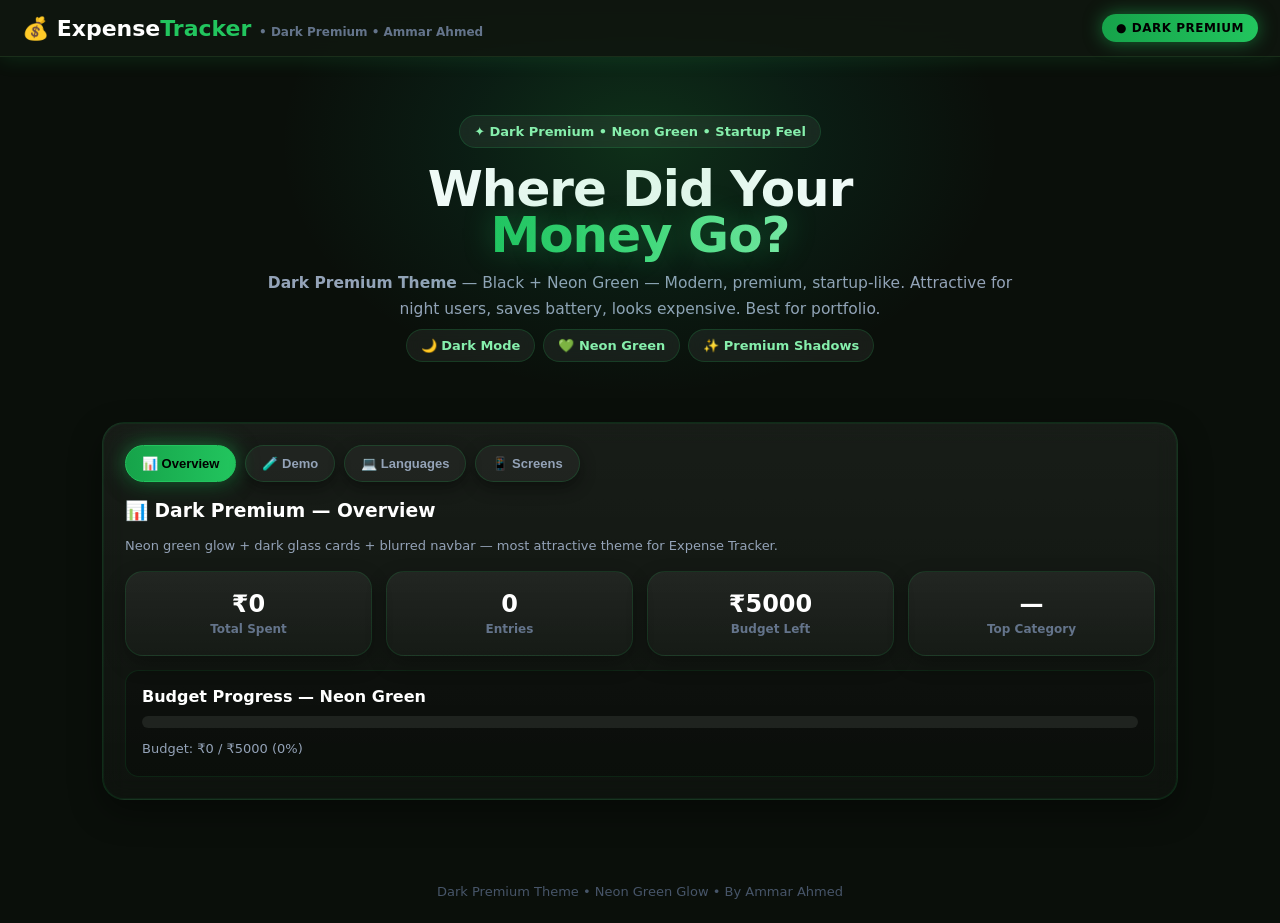
<file: index.html>
<!DOCTYPE html>
<html lang="en">
<head>
<meta charset="utf-8">
<meta name="viewport" content="width=device-width,initial-scale=1">
<title>Expense Tracker - Dark Premium | Ammar Ahmed</title>
<style>
*{box-sizing:border-box}body{margin:0;font-family:Inter,system-ui,Segoe UI,Roboto,Arial;background:#0A0F0A;color:#E2E8F0;overflow-x:hidden}
.topnav{display:flex;justify-content:space-between;align-items:center;padding:14px 22px;background:rgba(15,23,15,.88);backdrop-filter:blur(16px);position:sticky;top:0;box-shadow:0 2px 20px rgba(34,197,94,.14);z-index:10;border-bottom:1px solid #1A2E1A}
.logo{font-weight:900;font-size:22px;color:#fff}.logo span{color:#22C55E}.live{background:linear-gradient(90deg,#16A34A,#22C55E);color:#000;padding:7px 14px;border-radius:999px;font-size:12px;font-weight:900;letter-spacing:.5px;box-shadow:0 0 18px rgba(34,197,94,.5)}
.hero{max-width:1120px;margin:0 auto;padding:52px 22px 20px;text-align:center;position:relative}
.hero:before{content:'';position:absolute;top:-20px;left:50%;transform:translateX(-50%);width:800px;height:420px;background:radial-gradient(45% 60% at 50% 25%,rgba(34,197,94,.18),rgba(16,185,129,.08),rgba(0,0,0,0));pointer-events:none}
.hero h1{font-size:50px;line-height:.92;margin:12px 0;font-weight:900;letter-spacing:-1px;color:#fff}.hero h1 span{background:linear-gradient(90deg,#22C55E,#4ADE80,#86EFAC);-webkit-background-clip:text;background-clip:text;color:transparent;text-shadow:0 0 30px rgba(34,197,94,.35)}
.hero p{color:#94A3B8;max-width:760px;margin:0 auto;line-height:1.7;font-size:15.5px}
.pill{display:inline-block;background:rgba(255,255,255,.06);border:1px solid rgba(34,197,94,.18);padding:8px 14px;border-radius:999px;margin:6px 4px;font-size:13px;font-weight:700;color:#86EFAC;backdrop-filter:blur(8px)}
.wrap{max-width:1120px;margin:0 auto;padding:18px 22px 44px}
.card{background:linear-gradient(180deg,rgba(255,255,255,.06),rgba(255,255,255,.02));border:1px solid rgba(34,197,94,.14);border-radius:22px;padding:22px;margin:16px 0;box-shadow:0 12px 32px rgba(0,0,0,.4),0 0 0 1px rgba(34,197,94,.08) inset;backdrop-filter:blur(12px)}
.tabs{display:flex;flex-wrap:wrap;gap:9px;margin-bottom:18px}
.tab{border:1px solid rgba(34,197,94,.18);background:rgba(255,255,255,.04);padding:10px 16px;border-radius:999px;cursor:pointer;font-weight:800;font-size:13px;transition:.25s;color:#94A3B8}.tab:hover{transform:translateY(-1px);box-shadow:0 0 18px rgba(34,197,94,.18);color:#fff}.tab.active{background:linear-gradient(90deg,#16A34A,#22C55E);color:#000;border-color:#22C55E;box-shadow:0 0 22px rgba(34,197,94,.5),0 8px 20px rgba(0,0,0,.3)}
.stats{display:grid;grid-template-columns:repeat(4,1fr);gap:14px}
.stat{background:linear-gradient(180deg,rgba(255,255,255,.06),rgba(255,255,255,.02));border:1px solid rgba(34,197,94,.14);border-radius:18px;padding:18px;text-align:center;box-shadow:0 8px 20px rgba(0,0,0,.3);transition:.25s}.stat:hover{transform:translateY(-3px);box-shadow:0 0 20px rgba(34,197,94,.18)}.stat b{font-size:24px;display:block;color:#fff}.stat span{font-size:12px;color:#64748B;font-weight:600}
.grid{display:grid;grid-template-columns:1fr 1fr;gap:16px}
.feat{background:linear-gradient(180deg,rgba(255,255,255,.05),rgba(255,255,255,.02));border:1px solid rgba(255,255,255,.06);border-radius:16px;padding:18px;transition:.25s}.feat:hover{transform:translateY(-2px);border-color:rgba(34,197,94,.22);box-shadow:0 0 18px rgba(34,197,94,.12)}.feat b{font-size:15px;color:#fff}.feat p{font-size:13.5px;color:#94A3B8;line-height:1.6;margin:7px 0 0}
.controls{display:flex;flex-wrap:wrap;gap:10px;align-items:center;margin:12px 0}
input,select{padding:11px 13px;border:1px solid rgba(34,197,94,.18);border-radius:12px;font-size:14px;background:rgba(0,0,0,.3);color:#E2E8F0}
button{padding:11px 18px;border:0;border-radius:999px;font-weight:800;cursor:pointer;background:#0F172A;color:#fff;transition:.25s;box-shadow:0 6px 16px rgba(0,0,0,.4)}button:hover{transform:translateY(-1px)}button.green{background:linear-gradient(90deg,#16A34A,#22C55E);color:#000;box-shadow:0 0 18px rgba(34,197,94,.4)}button.secondary{background:rgba(255,255,255,.08);color:#E2E8F0}
.chip{display:inline-block;padding:9px 13px;border-radius:999px;background:rgba(255,255,255,.05);border:1px solid rgba(255,255,255,.08);margin:4px;cursor:pointer;font-weight:700;font-size:13px;transition:.25s;color:#94A3B8}.chip:hover{border-color:rgba(34,197,94,.28)}.chip.on{background:linear-gradient(90deg,#16A34A,#22C55E);color:#000;border-color:#22C55E;box-shadow:0 0 14px rgba(34,197,94,.45)}
.list-box{background:rgba(0,0,0,.25);border:1px solid rgba(34,197,94,.12);border-radius:14px;padding:16px}
.small{font-size:13px;color:#94A3B8;line-height:1.7}
.phone{width:220px;height:440px;border:9px solid #111;border-radius:36px;margin:0 auto;overflow:hidden;background:#0A0F0A;position:relative;box-shadow:0 20px 40px rgba(0,0,0,.6),0 0 30px rgba(34,197,94,.18)}
.phone-top{height:172px;background:linear-gradient(135deg,#16A34A,#22C55E,#4ADE80);color:#000;padding:20px}.phone-top b{font-size:24px}
.exp-row{display:flex;justify-content:space-between;padding:11px 12px;border-bottom:1px solid rgba(255,255,255,.06);font-size:13.5px;color:#E2E8F0}
.bar{height:12px;background:rgba(255,255,255,.08);border-radius:999px;overflow:hidden}.bar i{display:block;height:100%;background:linear-gradient(90deg,#16A34A,#22C55E);box-shadow:0 0 10px rgba(34,197,94,.6)}
.footer{text-align:center;padding:24px;color:#475569;font-size:13px}
@media(max-width:700px){.hero h1{font-size:34px}.stats,.grid{grid-template-columns:1fr 1fr}}
</style>
</head>
<body>
<div class="topnav"><div class="logo">💰 Expense<span>Tracker</span> <span style="font-size:12px;color:#64748B;font-weight:600">• Dark Premium • Ammar Ahmed</span></div><div class="live">● DARK PREMIUM</div></div>
<div class="hero"><div class="pill">✦ Dark Premium • Neon Green • Startup Feel</div><h1>Where Did Your<br><span>Money Go?</span></h1><p><b>Dark Premium Theme</b> — Black + Neon Green — Modern, premium, startup-like. Attractive for night users, saves battery, looks expensive. Best for portfolio.</p><div><span class="pill">🌙 Dark Mode</span><span class="pill">💚 Neon Green</span><span class="pill">✨ Premium Shadows</span></div></div>
<div class="wrap">
<div class="card">
<div class="tabs"><button class="tab active" type="button" data-tab="overview">📊 Overview</button><button class="tab" type="button" data-tab="demo">🧪 Demo</button><button class="tab" type="button" data-tab="languages">💻 Languages</button><button class="tab" type="button" data-tab="screens">📱 Screens</button></div>
<div id="panel-overview" style="display:block"><h3 style="margin:0;color:#fff">📊 Dark Premium — Overview</h3><p class="small">Neon green glow + dark glass cards + blurred navbar — most attractive theme for Expense Tracker.</p><div class="stats" style="margin-top:14px"><div class="stat"><b id="totalSpent">₹0</b><span>Total Spent</span></div><div class="stat"><b id="totalCount">0</b><span>Entries</span></div><div class="stat"><b id="budgetLeft">₹5,000</b><span>Budget Left</span></div><div class="stat"><b id="topCat">—</b><span>Top Category</span></div></div><div class="list-box" style="margin-top:14px"><b style="color:#fff">Budget Progress — Neon Green</b><div class="bar" style="margin-top:10px"><i id="budgetBar" style="width:0%"></i></div><p class="small" id="budgetText" style="margin:10px 0 0">Budget: ₹0 / ₹5,000 used</p></div></div>
<div id="panel-demo" style="display:none"><h3 style="margin:0;color:#fff">🧪 Dark Demo</h3><div class="controls"><input id="expTitle" placeholder="Title"><input id="expAmt" type="number" placeholder="100" style="width:110px"><select id="expCat"><option>🍔 Food</option><option>⛽ Travel</option><option>🛒 Shopping</option><option>📱 Recharge</option></select><button type="button" class="green" onclick="addExpense()">➕ Add</button><button type="button" class="secondary" onclick="clearExpenses()">Clear</button></div><div class="list-box"><div id="expList"><p class="small">No expenses yet.</p></div></div></div>
<div id="panel-languages" style="display:none"><h3 style="margin:0;color:#fff">💻 6 Languages Used</h3><p class="small">Kotlin 55% • Java 20% • XML 15% • Gradle 6% • SQLite 4% • HTML/CSS/JS — Showcase page is attractive dark theme</p><div class="list-box" style="margin-top:12px"><b style="color:#fff">CSS Tricks in Dark Theme</b><p class="small" style="margin:6px 0 0">• background: #0A0F0A (deep black-green)<br>• backdrop-filter: blur(16px) for glass<br>• linear-gradient neon green for buttons<br>• box-shadow: 0 0 18px rgba(34,197,94,.5) — neon glow<br>• border: 1px solid rgba(34,197,94,.14) — subtle green border</p></div></div>
<div id="panel-screens" style="display:none"><h3 style="margin:0;color:#fff">📱 Dark Phone Preview</h3><div style="display:flex;justify-content:center;margin-top:14px"><div class="phone"><div class="phone-top"><span style="font-size:12px;opacity:.8">Total Spent</span><b id="phoneTotal">₹0</b><p style="font-size:12px">Left: <span id="phoneLeft">₹5,000</span></p></div><div><div class="exp-row"><span>🍔 Tea</span><b>- ₹50</b></div><div class="exp-row"><span>⛽ Petrol</span><b>- ₹500</b></div></div></div></div></div>
</div>
</div>
<div class="footer">Dark Premium Theme • Neon Green Glow • By Ammar Ahmed</div>
<script>
var expenses=[],BUDGET=5000;
window.switchTab=function(tab){document.querySelectorAll('.tab').forEach(function(b){b.classList.toggle('active',b.getAttribute('data-tab')===tab)});document.querySelectorAll('[id^="panel-"]').forEach(function(el){el.style.display=(el.id==='panel-'+tab)?'block':'none'})};
function renderExpenses(){var total=expenses.reduce(function(a,e){return a+e.amt},0);var left=Math.max(0,BUDGET-total);document.getElementById('totalSpent').innerText='₹'+total;document.getElementById('totalCount').innerText=expenses.length;document.getElementById('budgetLeft').innerText='₹'+left;document.getElementById('phoneTotal').innerText='₹'+total;document.getElementById('phoneLeft').innerText='₹'+left;var pct=Math.min(100,Math.round(total/BUDGET*100));document.getElementById('budgetBar').style.width=pct+'%';document.getElementById('budgetText').innerText='Budget: ₹'+total+' / ₹'+BUDGET+' ('+pct+'%)';var counts={};expenses.forEach(function(e){counts[e.cat]=(counts[e.cat]||0)+e.amt});var top='—',mx=0;Object.keys(counts).forEach(function(k){if(counts[k]>mx){mx=counts[k];top=k}});document.getElementById('topCat').innerText=top;var list=document.getElementById('expList');if(!expenses.length)list.innerHTML='<p class="small">No expenses yet.</p>';else list.innerHTML=expenses.map(function(e){return '<div class="exp-row"><span>'+e.cat+' • '+e.title+'</span><b>- ₹'+e.amt+'</b></div>'}).join('')}
function addExpense(){var t=document.getElementById('expTitle').value.trim();var a=parseInt(document.getElementById('expAmt').value);var c=document.getElementById('expCat').value;if(!t||!a){alert('Enter Title & Amount');return}expenses.unshift({title:t,amt:a,cat:c});renderExpenses()}
function clearExpenses(){expenses=[];renderExpenses()}
document.querySelectorAll('.tab').forEach(function(btn){btn.addEventListener('click',function(ev){ev.preventDefault();var t=btn.getAttribute('data-tab');if(t)window.switchTab(t)})});
renderExpenses();
</script>
</body>
</html>
</file>
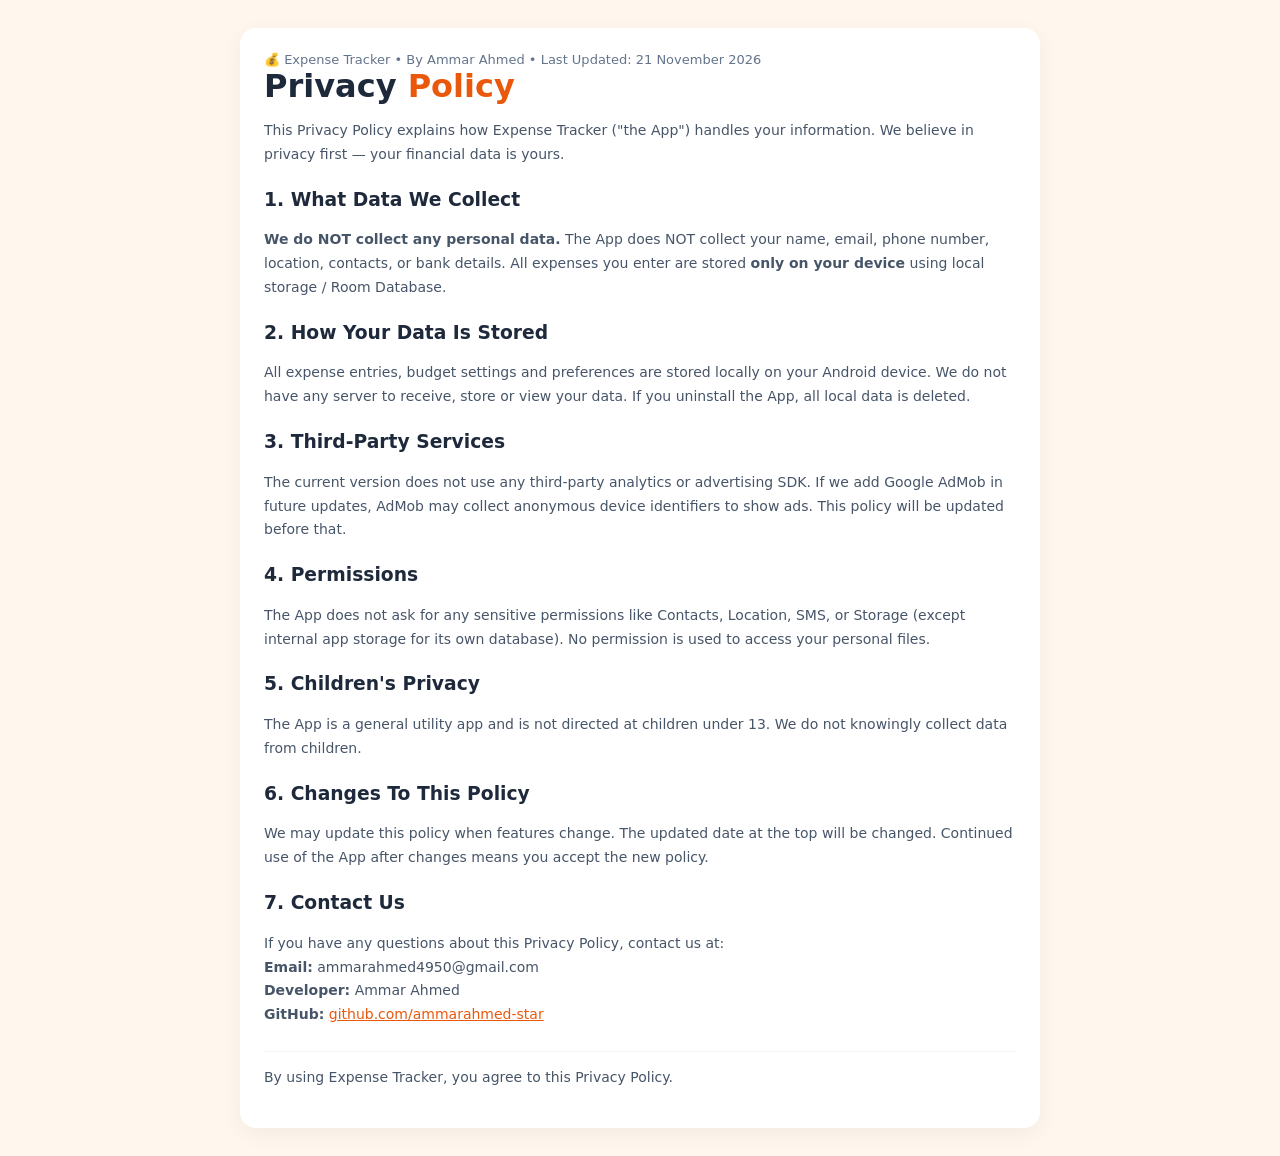
<file: privacy-policy.html>
<!DOCTYPE html>
<html lang="en">
<head>
<meta charset="utf-8">
<meta name="viewport" content="width=device-width,initial-scale=1">
<title>Privacy Policy - Expense Tracker | Ammar Ahmed</title>
<style>body{margin:0;font-family:system-ui,Arial;background:#FFF7ED;color:#1E293B}.wrap{max-width:800px;margin:0 auto;padding:28px 20px}.card{background:#fff;border-radius:16px;padding:24px;box-shadow:0 6px 22px rgba(0,0,0,.05)}h1{margin:0}h1 span{color:#EA580C}h3{margin-top:22px}.small{color:#475569;line-height:1.7;font-size:14px}a{color:#EA580C}</style>
</head>
<body><div class="wrap"><div class="card">
<p style="margin:0;color:#64748B;font-size:13px">💰 Expense Tracker • By Ammar Ahmed • Last Updated: 21 November 2026</p>
<h1>Privacy <span>Policy</span></h1>
<p class="small">This Privacy Policy explains how Expense Tracker ("the App") handles your information. We believe in privacy first — your financial data is yours.</p>
<h3>1. What Data We Collect</h3>
<p class="small"><b>We do NOT collect any personal data.</b> The App does NOT collect your name, email, phone number, location, contacts, or bank details. All expenses you enter are stored <b>only on your device</b> using local storage / Room Database.</p>
<h3>2. How Your Data Is Stored</h3>
<p class="small">All expense entries, budget settings and preferences are stored locally on your Android device. We do not have any server to receive, store or view your data. If you uninstall the App, all local data is deleted.</p>
<h3>3. Third-Party Services</h3>
<p class="small">The current version does not use any third-party analytics or advertising SDK. If we add Google AdMob in future updates, AdMob may collect anonymous device identifiers to show ads. This policy will be updated before that.</p>
<h3>4. Permissions</h3>
<p class="small">The App does not ask for any sensitive permissions like Contacts, Location, SMS, or Storage (except internal app storage for its own database). No permission is used to access your personal files.</p>
<h3>5. Children's Privacy</h3>
<p class="small">The App is a general utility app and is not directed at children under 13. We do not knowingly collect data from children.</p>
<h3>6. Changes To This Policy</h3>
<p class="small">We may update this policy when features change. The updated date at the top will be changed. Continued use of the App after changes means you accept the new policy.</p>
<h3>7. Contact Us</h3>
<p class="small">If you have any questions about this Privacy Policy, contact us at:<br><b>Email:</b> ammarahmed4950@gmail.com<br><b>Developer:</b> Ammar Ahmed<br><b>GitHub:</b> <a href="https://github.com/ammarahmed-star">github.com/ammarahmed-star</a></p>
<p class="small" style="margin-top:24px;border-top:1px solid #F1F5F9;padding-top:14px">By using Expense Tracker, you agree to this Privacy Policy.</p>
</div></div></body></html>
</file>
